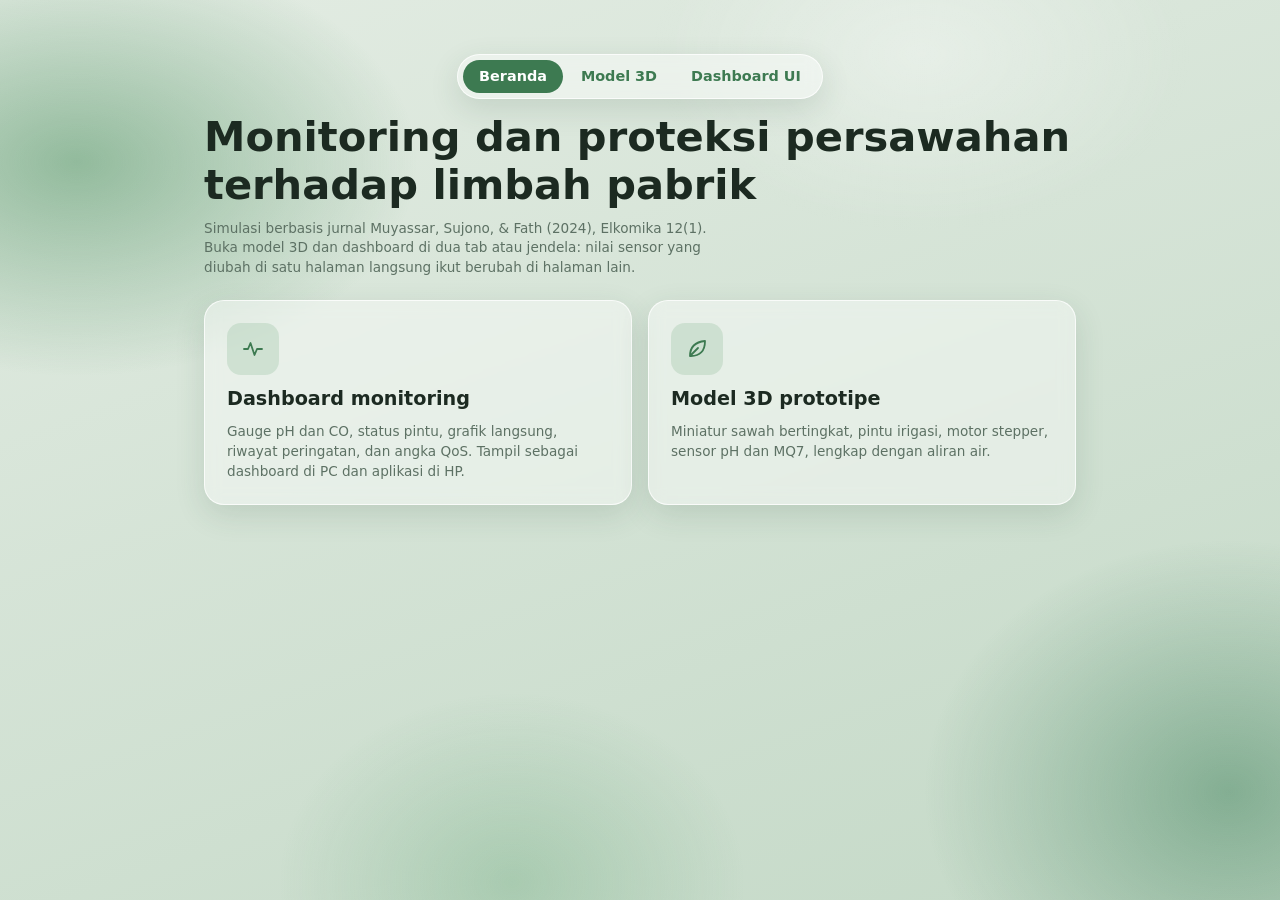
<file: index.html>
<!doctype html>
<html lang="id"><head><meta charset="utf-8">
<meta name="viewport" content="width=device-width, initial-scale=1, viewport-fit=cover">
<title>Simulasi monitoring persawahan (Muyassar dkk., 2024)</title>
<link rel="stylesheet" href="ui/ui.css">
<style>.land{max-width:900px;margin:0 auto;padding-top:6vh}.land h1{font-size:clamp(1.8rem,5vw,2.6rem)}.land p{max-width:62ch;margin:10px 0 22px}.cs{display:grid;grid-template-columns:1fr 1fr;gap:16px}@media(max-width:700px){.cs{grid-template-columns:1fr}}
a.go{display:flex;flex-direction:column;gap:10px;padding:22px;color:inherit;text-decoration:none;transition:transform .2s}a.go:hover{transform:translateY(-3px)}a.go h2{font-size:1.2rem;margin:0}a.go .ico{width:52px;height:52px}</style>
</head><body><main class="land">
<nav class="top" aria-label="Halaman"><a href="index.html" aria-current="page">Beranda</a><a href="3d/index.html">Model 3D</a><a href="ui/index.html">Dashboard UI</a></nav>
<h1>Monitoring dan proteksi persawahan terhadap limbah pabrik</h1>
<p class="mut">Simulasi berbasis jurnal Muyassar, Sujono, &amp; Fath (2024), Elkomika 12(1). Buka model 3D dan dashboard di dua tab atau jendela: nilai sensor yang diubah di satu halaman langsung ikut berubah di halaman lain.</p>
<div class="cs">
<a class="go glass" href="ui/index.html"><span class="ico"><svg class="ic" viewBox="0 0 24 24"><path d="M3 12h4l2.5-6 4 12 2.5-6H21"/></svg></span><h2>Dashboard monitoring</h2><p class="mut" style="margin:0">Gauge pH dan CO, status pintu, grafik langsung, riwayat peringatan, dan angka QoS. Tampil sebagai dashboard di PC dan aplikasi di HP.</p></a>
<a class="go glass" href="3d/index.html"><span class="ico"><svg class="ic" viewBox="0 0 24 24"><path d="M5 19C5 10 10 5 20 4c0 10-5 15-14 15zM5 19l8-8"/></svg></span><h2>Model 3D prototipe</h2><p class="mut" style="margin:0">Miniatur sawah bertingkat, pintu irigasi, motor stepper, sensor pH dan MQ7, lengkap dengan aliran air.</p></a>
</div></main></body></html>
</file>
<file: ui/ui.css>
:root{--ink:#1c2a21;--mut:#5d7164;--g:#6aa877;--g2:#3d7a51;--bad:#c2401f;--warn:#b57a10;--gl:rgba(255,255,255,.42);--gl2:rgba(255,255,255,.62);--gb:rgba(255,255,255,.75);--sh:0 10px 30px rgba(40,80,55,.14);--chip:rgba(92,154,107,.18);--bgA:#e3ece3;--bgB:#c4d9c7}
@media(prefers-color-scheme:dark){:root{--ink:#e8f1ea;--mut:#a3b8a9;--g:#6fbf88;--g2:#7fd1a0;--bad:#ef7752;--warn:#e5b24a;--gl:rgba(24,44,32,.5);--gl2:rgba(38,64,48,.65);--gb:rgba(255,255,255,.14);--sh:0 10px 30px rgba(0,0,0,.35);--chip:rgba(111,191,136,.2);--bgA:#0d1812;--bgB:#14261b}}
*{box-sizing:border-box}
[hidden]{display:none!important}
html{background:linear-gradient(160deg,var(--bgA),var(--bgB)) fixed}
body{margin:0;color:var(--ink);font:16px/1.45 "Segoe UI",system-ui,-apple-system,Roboto,sans-serif}
body::before{content:"";position:fixed;inset:0;z-index:-1;pointer-events:none;background:radial-gradient(38% 34% at 6% 18%,rgba(70,140,90,.5),transparent 70%),radial-gradient(34% 40% at 96% 88%,rgba(50,120,80,.45),transparent 70%),radial-gradient(30% 28% at 72% 6%,rgba(255,255,255,.35),transparent 70%),radial-gradient(26% 30% at 40% 98%,rgba(90,160,110,.3),transparent 70%)}
main{max-width:1180px;margin:0 auto;padding:14px 14px 30px}
h1{font-size:clamp(1.55rem,5vw,1.9rem);line-height:1.15;margin:0;font-weight:700}
h2{font-size:1rem;margin:0 0 6px}
p{margin:0}small,.mut{color:var(--mut);font-size:.85rem}
.sub{display:block}
button{font:inherit;color:inherit;cursor:pointer}
:focus-visible{outline:3px solid var(--g2);outline-offset:2px}
.ic{width:22px;height:22px;fill:none;stroke:currentColor;stroke-width:1.8;stroke-linecap:round;stroke-linejoin:round;flex:none}
.top{display:flex;gap:18px;justify-content:center;margin-bottom:14px;font-size:.9rem}
.top a{color:var(--g2);font-weight:600;text-decoration:none}.top a[aria-current]{color:var(--ink)}
.glass{background:var(--gl);-webkit-backdrop-filter:blur(8px);backdrop-filter:blur(8px);border:1px solid var(--gb);border-radius:20px;box-shadow:var(--sh)}
@supports not (backdrop-filter:blur(1px)){.glass{background:var(--gl2)}}
.app{display:flex;gap:22px;justify-content:center;align-items:stretch}
.screen{width:352px;flex:none;padding:18px;border-radius:34px;display:flex;flex-direction:column;gap:14px;min-height:760px}
@media(max-width:1119px){
.app{display:block}.screen{width:100%;max-width:480px;margin:0 auto;min-height:calc(100svh - 70px);border-radius:28px}
.app:not([data-screen="home"]) #s-home,.app:not([data-screen="sensor"]) #s-sensor,.app:not([data-screen="care"]) #s-care{display:none}
.bar{position:sticky;bottom:10px}}
.hd{display:flex;justify-content:space-between;align-items:center;gap:8px}
.ib{width:40px;height:40px;border-radius:50%;border:1px solid var(--gb);background:var(--gl2);display:grid;place-items:center;color:var(--g2)}
.hello span{font-weight:500;font-size:.8em;display:block}
.loc{display:flex;align-items:center;gap:10px;padding:11px 14px;border-radius:16px}.loc span:first-of-type{flex:1}
.sh{display:flex;justify-content:space-between;align-items:baseline}.sh h2{margin:0}
.lnk{background:none;border:0;color:var(--g2);font-size:.85rem;padding:2px}
.rail{display:flex;gap:10px;overflow-x:auto;scroll-snap-type:x mandatory;padding:2px 2px 6px;margin:0 -2px}
.sc{flex:0 0 122px;scroll-snap-align:start;padding:12px;border-radius:18px;text-align:left;display:grid;gap:6px;justify-items:start}
.sc b{font-size:.9rem;line-height:1.2}.val{font-weight:700;font-size:1.05rem}
.ico{width:44px;height:44px;border-radius:14px;background:var(--chip);color:var(--g2);display:grid;place-items:center;flex:none}
.ico .ic{width:24px;height:24px}
.chip{display:inline-flex;align-items:center;gap:5px;font-size:.72rem;padding:2px 9px;border-radius:99px;background:var(--chip);color:var(--g2);width:max-content;white-space:nowrap}
.chip::before{content:"";width:7px;height:7px;border-radius:50%;background:currentColor}
.chip.bad{color:var(--bad);background:rgba(194,64,31,.15)}.chip.warn{color:var(--warn);background:rgba(200,140,20,.16)}
.rc{display:flex;align-items:center;gap:12px;padding:12px 14px;border-radius:18px;text-align:left;width:100%;list-style:none}
.rc .grow{flex:1;min-width:0}.rc b{display:block}
.box{padding:14px;border-radius:20px}
.hero{display:grid;grid-template-columns:1fr 1fr;gap:8px;padding:14px;text-align:center;border-radius:24px}
.hero small{display:block;margin-top:-4px}
.gb{fill:none;stroke:var(--gb);stroke-width:9;stroke-linecap:round;opacity:.9}
.gv{fill:none;stroke:var(--g);stroke-width:9;stroke-linecap:round;transition:stroke-dasharray .4s}
.gt{font-size:19px;font-weight:700;fill:var(--ink)}.gl{font-size:8px;fill:var(--mut)}
.stats{display:grid;grid-template-columns:repeat(4,1fr);gap:6px;text-align:center;margin-top:8px}
.st{display:grid;justify-items:center;gap:2px;padding:6px 2px;border-radius:14px;background:var(--gl)}
.st b{font-size:.82rem;line-height:1.2}.st small{font-size:.72rem}
.st .ico{width:36px;height:36px;border-radius:12px}.st .ico .ic{width:20px;height:20px}
canvas.ch{width:100%;height:84px;display:block}
.tip{display:flex;gap:12px;align-items:flex-start}.tip p{font-size:.88rem;color:var(--mut)}
.act{display:flex;gap:10px}
.btn{flex:1;display:flex;gap:8px;justify-content:center;align-items:center;border:0;border-radius:18px;padding:14px;font-weight:600;color:#fff;background:linear-gradient(180deg,var(--g),#3d7a51)}
.btn.s{flex:none;padding:8px 16px;border-radius:14px;margin-top:8px}
.sq{width:52px;border-radius:18px;border:1px solid var(--gb);background:var(--gl2);display:grid;place-items:center;color:var(--g2)}
details.glass summary{padding:14px;cursor:pointer;font-weight:600}
#ctl{padding:0 14px 14px;font-size:.9rem}#ctl h2{display:none}#ctl p{margin-bottom:6px;color:var(--mut)}
#ctl label{display:block;font-weight:600;margin:10px 0 2px}#ctl label.ck{display:flex;gap:8px;align-items:center;font-weight:400}
#ctl input[type=range]{width:100%;accent-color:var(--g2)}
#ctl .row{display:flex;flex-wrap:wrap;gap:8px;margin:10px 0}
#ctl .row button{border:1px solid var(--gb);background:var(--gl2);border-radius:12px;padding:7px 11px}
#ctl .msg{margin-top:8px}
.bar{margin-top:auto;display:grid;grid-template-columns:repeat(4,1fr);gap:2px;padding:7px;border-radius:24px;background:var(--gl2)}
.bar button{background:none;border:0;display:grid;justify-items:center;gap:1px;font-size:.7rem;color:var(--mut);padding:6px 2px;border-radius:16px}
.bar button[aria-current]{color:var(--g2);background:var(--chip);font-weight:700}
.tabs{display:grid;grid-template-columns:repeat(3,1fr);padding:4px;border-radius:99px}
.tabs button{border:0;background:none;padding:8px 4px;border-radius:99px;font-size:.88rem}
.tabs button[aria-selected=true]{background:var(--g);color:#fff;font-weight:600}
[role=tabpanel]{display:flex;flex-direction:column;gap:10px}
.ckc{width:28px;height:28px;border-radius:50%;background:var(--g);color:#fff;display:grid;place-items:center;flex:none}
.ckc .ic{width:16px;height:16px}.ckc .no{display:none}.ckc.bad{background:var(--bad)}.ckc.bad .ok{display:none}.ckc.bad .no{display:block}
.evl{list-style:none;margin:0;padding:0;display:flex;flex-direction:column;gap:8px}
.guide{display:flex;justify-content:space-between;align-items:center;gap:10px}
.chain{display:flex;flex-wrap:wrap;gap:6px;align-items:center;font-size:.8rem;margin:6px 0 10px}
.chain span{padding:3px 9px;border:1px solid var(--gb);border-radius:99px;background:var(--gl2)}
.chain i{color:var(--mut);font-style:normal}
@keyframes gl{0%,100%{border-color:var(--gb)}8%{border-color:var(--g2)}}
.qos{display:grid;grid-template-columns:1fr 1fr;gap:8px}.qos div{padding:10px;border-radius:14px;background:var(--gl);font-size:.8rem;color:var(--mut)}.qos b{display:block;font-size:1.1rem;color:var(--ink)}
@media(prefers-reduced-motion:reduce){.chain span{animation:none}.gv{transition:none}}

/* ===== bar navigasi atas (semua halaman) ===== */
.top{width:max-content;max-width:100%;margin:0 auto 14px;padding:5px;gap:2px;border-radius:99px;background:var(--gl);border:1px solid var(--gb);-webkit-backdrop-filter:blur(8px);backdrop-filter:blur(8px);box-shadow:var(--sh)}
.top a{padding:6px 16px;border-radius:99px}.top a[aria-current]{background:var(--g2);color:#fff}
@media(prefers-color-scheme:dark){.top a[aria-current]{color:#0d1812}}

/* ===== layout PC: satu dashboard lebar, bukan tiga layar HP ===== */
@media(min-width:1120px){
main{max-width:1240px;padding-top:18px}
.app{display:grid;grid-template-columns:1.15fr 1.15fr 1fr;grid-auto-flow:dense;gap:16px;align-items:stretch}
.screen{display:contents}
.bar,.tabs,.guide,.sh,#s-home>.hd,#s-sensor>.hd,#s-care>.hd,#s-sensor>div:first-of-type,#s-home>h2{display:none!important}
#p-alert[hidden],#p-sistem[hidden]{display:flex!important}
#s-home>div:first-of-type{grid-column:1/3;align-self:end}
#s-home h1{font-size:2.1rem}
.loc{grid-column:3;align-self:end}
.rail{grid-column:1/-1;display:grid;grid-template-columns:repeat(3,1fr);overflow:visible;padding:0;margin:0}
.sc{flex:none;padding:16px;grid-template-columns:auto 1fr auto;align-items:center;column-gap:12px;row-gap:2px}
.sc .ico{grid-row:1/3}.sc .val{font-size:1.4rem;grid-column:3;grid-row:1/3}.sc b{align-self:end}.sc .chip{align-self:start}
#s-home>.rc{grid-column:1/-1;padding:16px 20px}
.hero{grid-column:1/3;padding:22px}.hero .gt{font-size:17px}
.box,.hero{backdrop-filter:blur(8px)}
.box.tip{grid-column:3}
canvas.ch{height:120px}
#p-today,#p-alert,#p-sistem{padding:16px;border-radius:20px;background:var(--gl);border:1px solid var(--gb);box-shadow:var(--sh);-webkit-backdrop-filter:blur(8px);backdrop-filter:blur(8px)}
#p-today::before{content:"Pemeriksaan hari ini";font-weight:700}
#p-alert::before{content:"Riwayat peringatan";font-weight:700}
#p-sistem{grid-column:1/-1}#p-sistem .box{background:none;border:0;box-shadow:none;padding:0}
#evl{max-height:260px;overflow:auto}
.act{grid-column:3}details.glass{grid-column:3}
.qos{grid-template-columns:repeat(6,1fr)}
}

button:disabled,input:disabled{opacity:.5;cursor:not-allowed}
</file>
